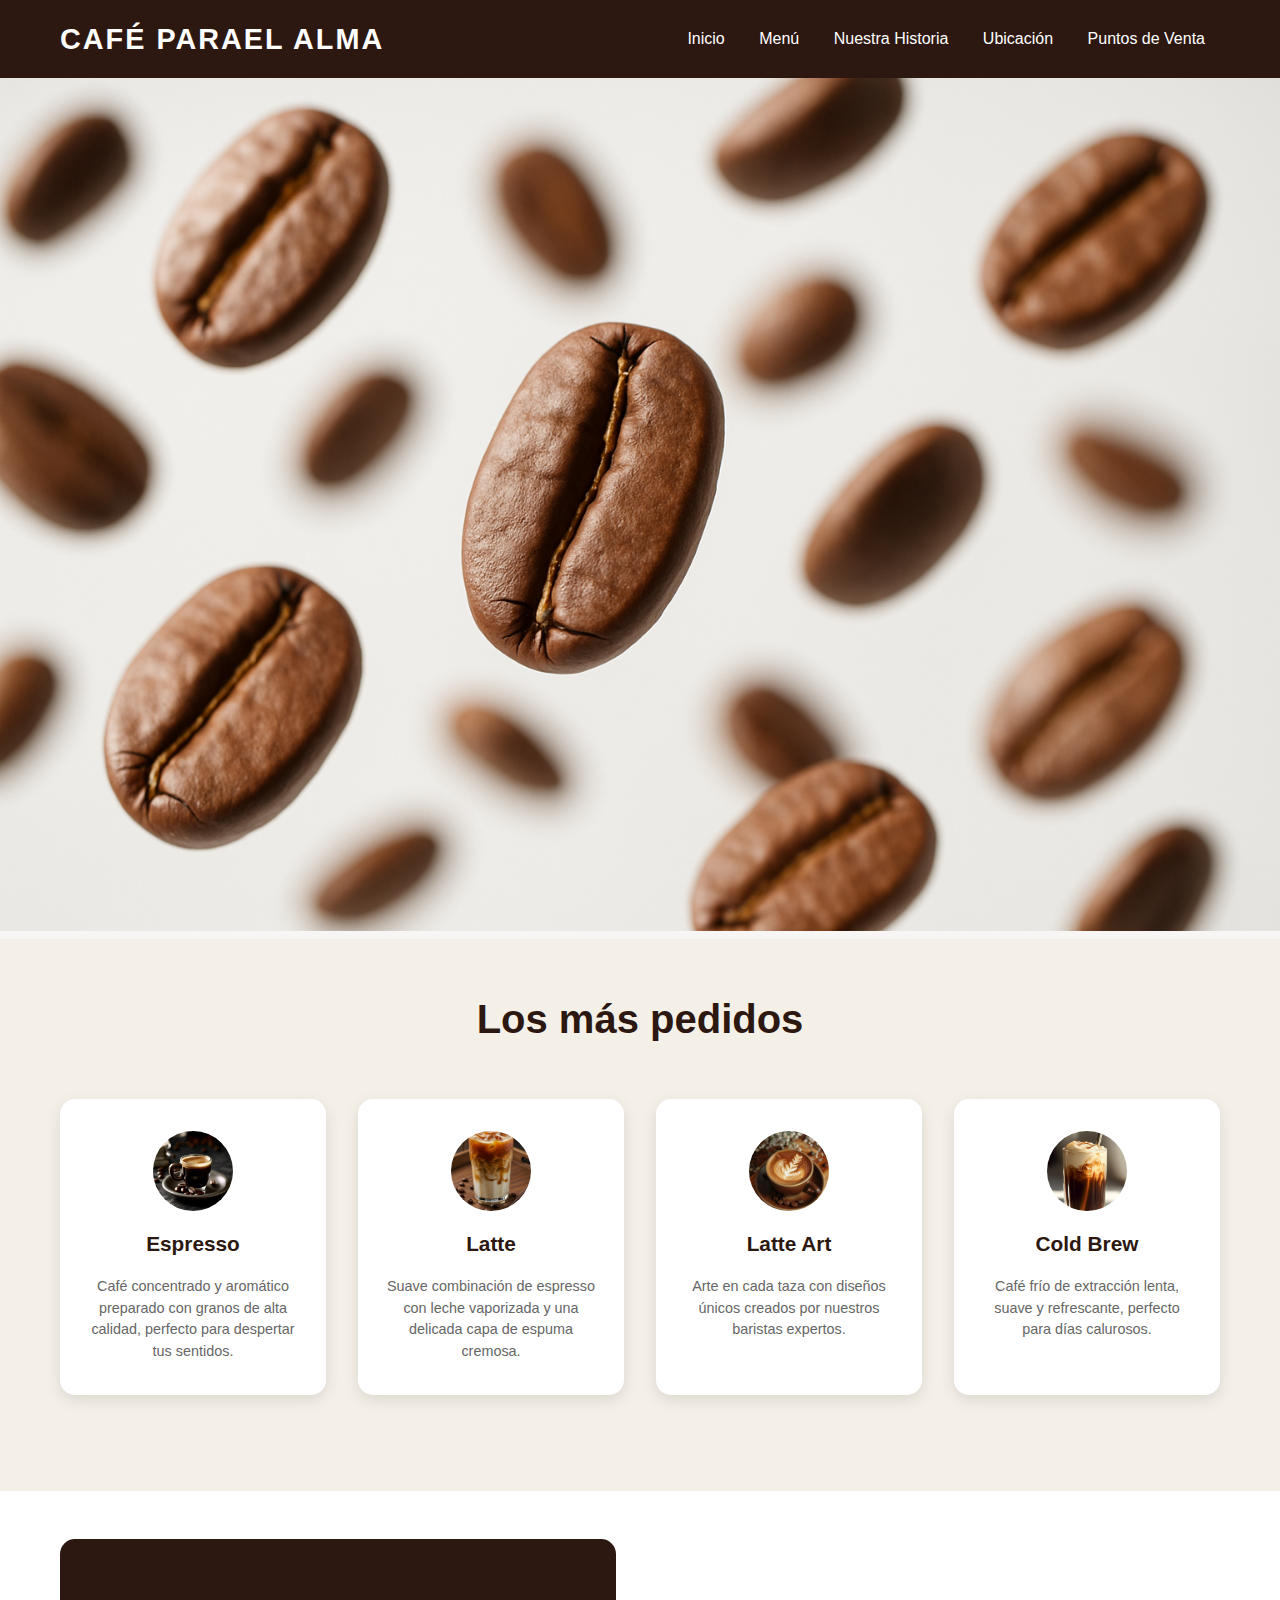
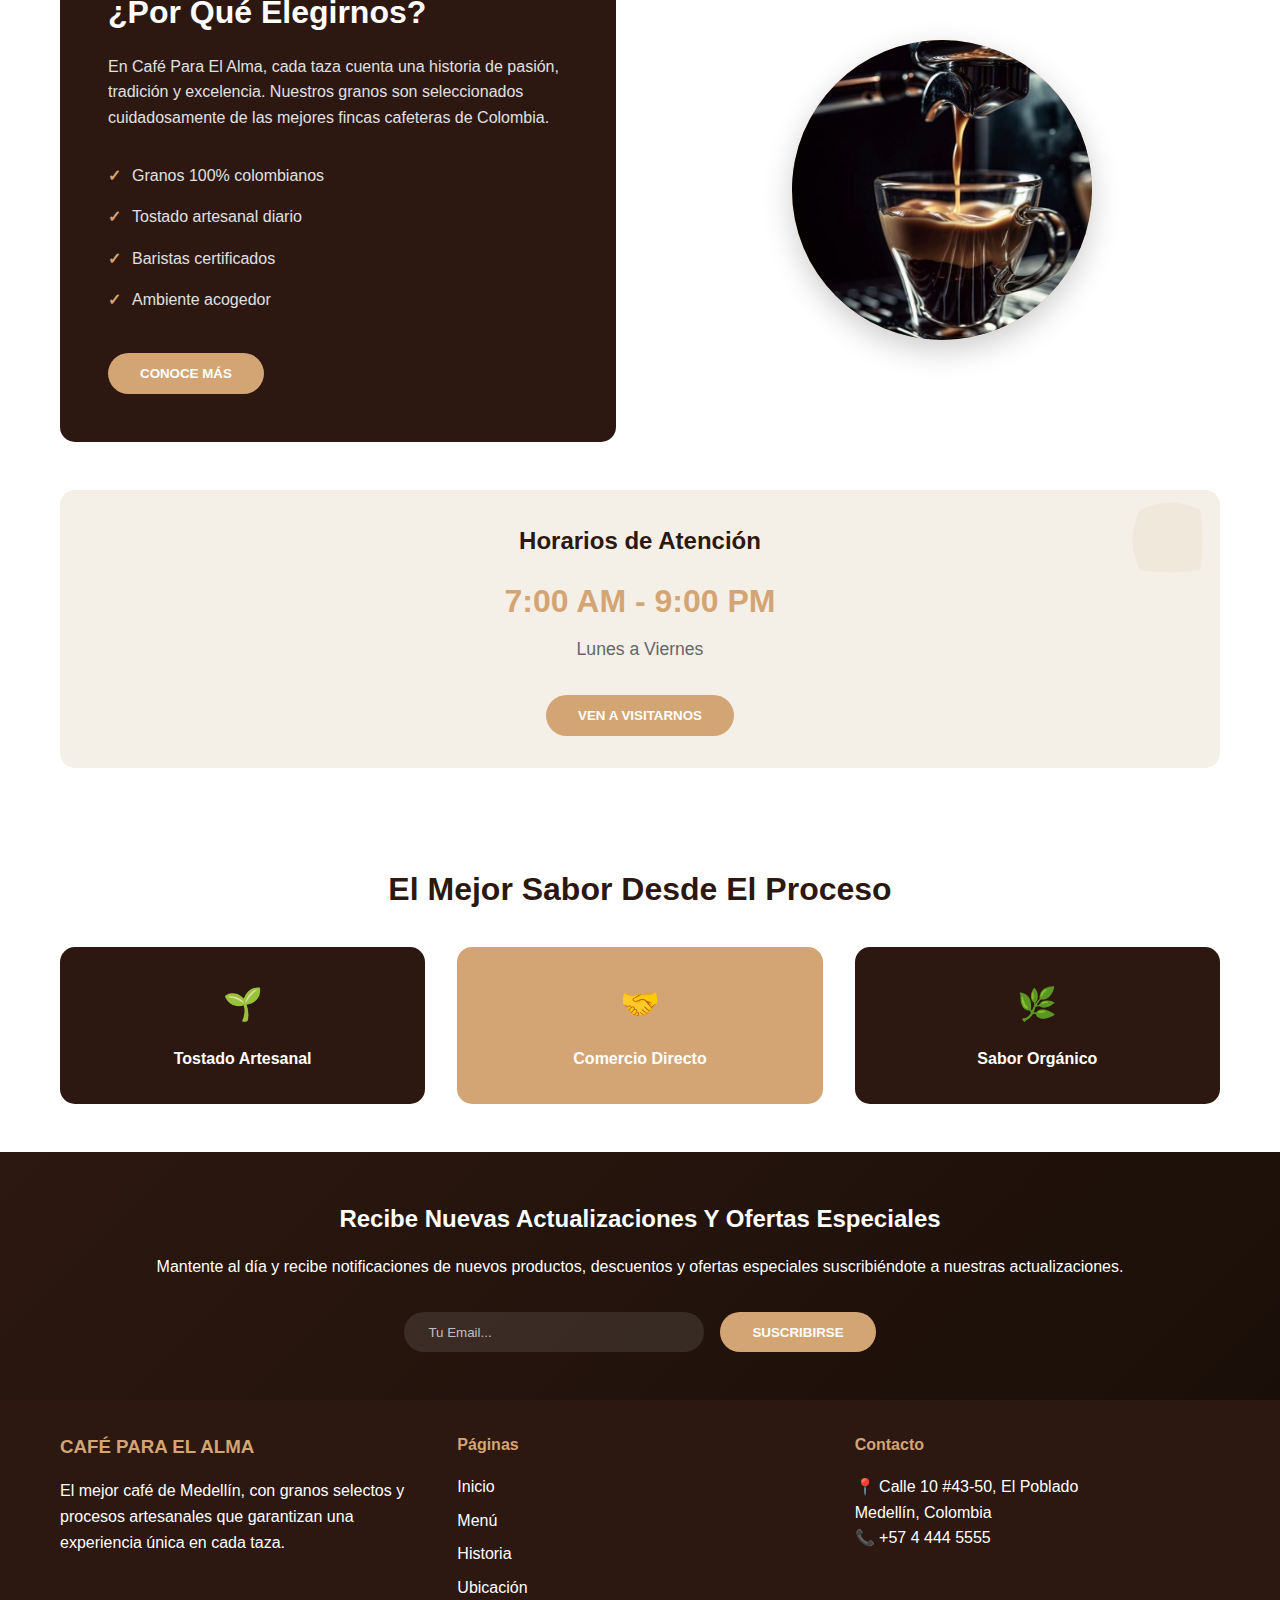
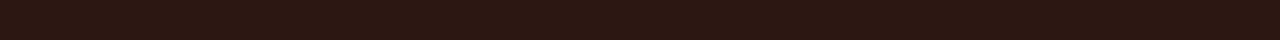
<file: index.html>
<!DOCTYPE html>
<html lang="es">
<head>
    <meta charset="UTF-8">
    <meta name="viewport" content="width=device-width, initial-scale=1.0">
    <title>Café Para El Alma - Medellín</title>
    <link rel="stylesheet" href="style.css">
</head>
<body>
    <header>
        <div class="container">
            <div class="logo">CAFÉ PARAEL ALMA</div>
            <nav>
                <a href="index.html">Inicio</a>
                <a href="menu.html">Menú</a>
                <a href="historia.html">Nuestra Historia</a>
                <a href="ubicacion.html">Ubicación</a>
                <a href="puntos-venta.html">Puntos de Venta</a>
            </nav>
        </div>
    </header>

    <main>
        <section class="hero">
                    <img class="hero-image" src="IMG/portada.png" alt="Coffee"> 
                    
        </section>
        
           
        <section class="features-section">
            <div class="container">
                <h2>Los más pedidos</h2>
                <div class="features-grid">
                    <div class="feature-card">
                        <img src="IMG/espresso.jpg" alt="Espresso" class="feature-image">
                        <h3>Espresso</h3>
                        <p>Café concentrado y aromático preparado con granos de alta calidad, perfecto para despertar tus sentidos.</p>
                    </div>
                    <div class="feature-card">
                        <img src="IMG/latte.jpg" alt="Latte" class="feature-image">
                        <h3>Latte</h3>
                        <p>Suave combinación de espresso con leche vaporizada y una delicada capa de espuma cremosa.</p>
                    </div>
                    <div class="feature-card">
                        <img src="IMG/latteart.jpg" alt="Latte Art" class="feature-image">
                        <h3>Latte Art</h3>
                        <p>Arte en cada taza con diseños únicos creados por nuestros baristas expertos.</p>
                    </div>
                    <div class="feature-card">
                        <img src="IMG/coldbrew.jpg" alt="Cold Brew" class="feature-image">
                        <h3>Cold Brew</h3>
                        <p>Café frío de extracción lenta, suave y refrescante, perfecto para días calurosos.</p>
                    </div>
                </div>
            </div>
        </section>

        <section class="why-choose-us">
            <div class="container">
                <div class="why-content">
                    <div class="why-text">
                        <h2>¿Por Qué Elegirnos?</h2>
                        <p>En Café Para El Alma, cada taza cuenta una historia de pasión, tradición y excelencia. Nuestros granos son seleccionados cuidadosamente de las mejores fincas cafeteras de Colombia.</p>
                        <ul class="benefits-list">
                            <li>Granos 100% colombianos</li>
                            <li>Tostado artesanal diario</li>
                            <li>Baristas certificados</li>
                            <li>Ambiente acogedor</li>
                        </ul>
                        <button class="learn-more-btn">CONOCE MÁS</button>
                    </div>
                    <div class="why-image">
                        <img src="IMG/porquelejirnos.jpg" alt="Café con latte art" class="main-coffee-image">
                    </div>
                </div>
                <div class="opening-hours">
                    <div class="hours-content">
                        <h3>Horarios de Atención</h3>
                        <div class="hours-info">
                            <span class="hours-time">7:00 AM - 9:00 PM</span>
                            <p>Lunes a Viernes</p>
                        </div>
                        <button class="visit-btn">VEN A VISITARNOS</button>
                    </div>
                </div>
            </div>
        </section>

        <section class="process">
            <div class="container">
                <h2>El Mejor Sabor Desde El Proceso</h2>
                <div class="process-steps">
                    <div class="step">
                        <div class="step-icon">🌱</div>
                        <h4>Tostado Artesanal</h4>
                    </div>
                    <div class="step">
                        <div class="step-icon">🤝</div>
                        <h4>Comercio Directo</h4>
                    </div>
                    <div class="step">
                        <div class="step-icon">🌿</div>
                        <h4>Sabor Orgánico</h4>
                    </div>
                </div>
            </div>
        </section>

        <section class="newsletter">
            <div class="container">
                <h2>Recibe Nuevas Actualizaciones Y Ofertas Especiales</h2>
                <p>Mantente al día y recibe notificaciones de nuevos productos, descuentos y ofertas especiales suscribiéndote a nuestras actualizaciones.</p>
                <div class="newsletter-form">
                    <input type="email" placeholder="Tu Email...">
                    <button>SUSCRIBIRSE</button>
                </div>
            </div>
        </section>
    </main>

    <footer>
        <div class="container">
            <div class="footer-content">
                <div class="footer-section">
                    <h3>CAFÉ PARA EL ALMA</h3>
                    <p>El mejor café de Medellín, con granos selectos y procesos artesanales que garantizan una experiencia única en cada taza.</p>
                </div>
                <div class="footer-section">
                    <h4>Páginas</h4>
                    <ul>
                        <li><a href="index.html">Inicio</a></li>
                        <li><a href="menu.html">Menú</a></li>
                        <li><a href="historia.html">Historia</a></li>
                        <li><a href="ubicacion.html">Ubicación</a></li>
                    </ul>
                </div>
                <div class="footer-section">
                    <h4>Contacto</h4>
                    <p>📍 Calle 10 #43-50, El Poblado<br>Medellín, Colombia</p>
                    <p>📞 +57 4 444 5555</p>
                </div>
            </div>
        </div>
    </footer>
</body>
</html>
</file>
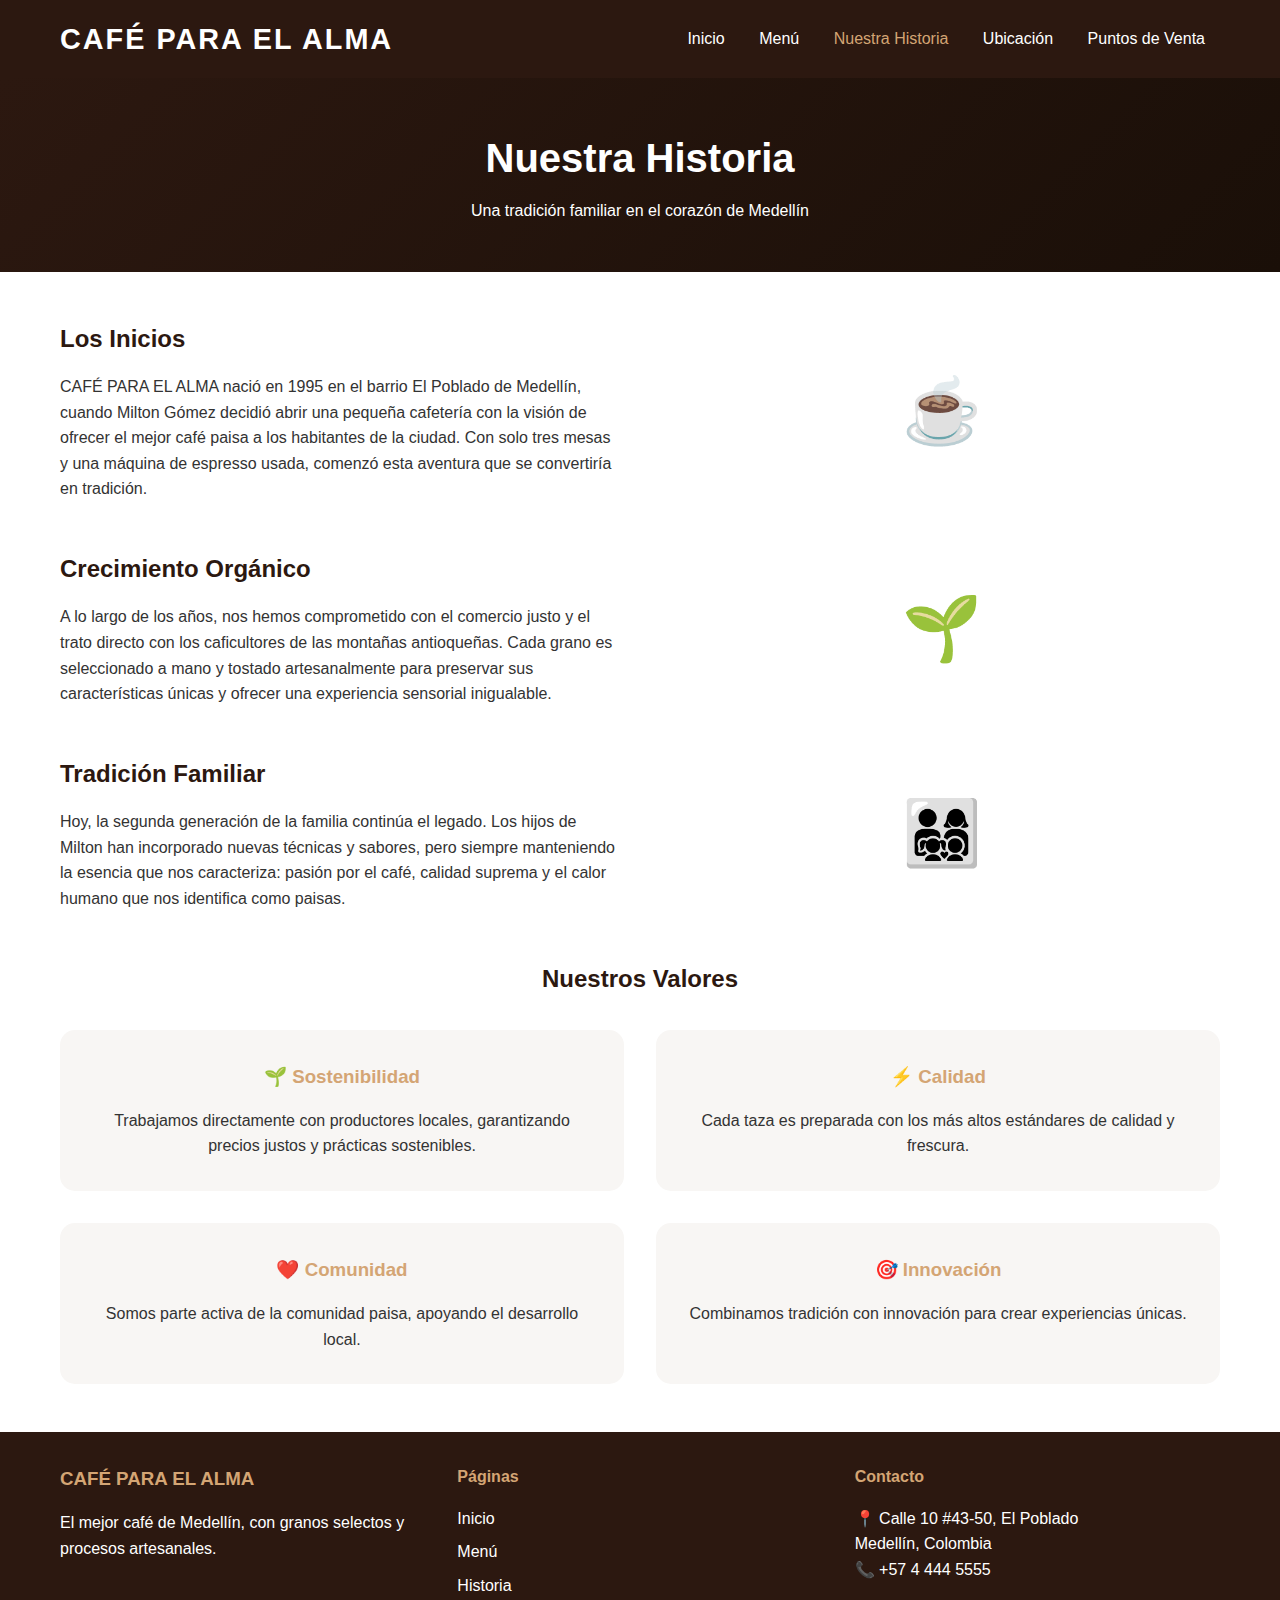
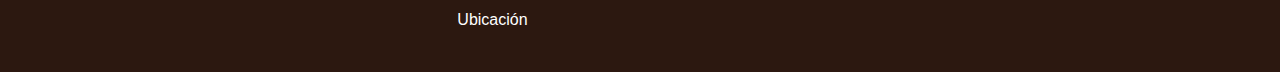
<file: historia.html>
<!DOCTYPE html>
<html lang="es">
<head>
    <meta charset="UTF-8">
    <meta name="viewport" content="width=device-width, initial-scale=1.0">
    <title>Nuestra Historia - CAFÉ PARA EL ALMA</title>
    <link rel="stylesheet" href="style.css">
</head>
<body>
    <header>
        <div class="container">
            <div class="logo">CAFÉ PARA EL ALMA</div>
            <nav>
                <a href="index.html">Inicio</a>
                <a href="menu.html">Menú</a>
                <a href="historia.html" class="active">Nuestra Historia</a>
                <a href="ubicacion.html">Ubicación</a>
                <a href="puntos-venta.html">Puntos de Venta</a>
            </nav>
        </div>
    </header>

    <main>
        <section class="page-header">
            <div class="container">
                <h1>Nuestra Historia</h1>
                <p>Una tradición familiar en el corazón de Medellín</p>
            </div>
        </section>

        <section class="story-content">
            <div class="container">
                <div class="story-section">
                    <div class="story-text">
                        <h2>Los Inicios</h2>
                        <p>CAFÉ PARA EL ALMA nació en 1995 en el barrio El Poblado de Medellín, cuando Milton Gómez decidió abrir una pequeña cafetería con la visión de ofrecer el mejor café paisa a los habitantes de la ciudad. Con solo tres mesas y una máquina de espresso usada, comenzó esta aventura que se convertiría en tradición.</p>
                    </div>
                    <div class="story-image">☕</div>
                </div>

                <div class="story-section reverse">
                    <div class="story-image">🌱</div>
                    <div class="story-text">
                        <h2>Crecimiento Orgánico</h2>
                        <p>A lo largo de los años, nos hemos comprometido con el comercio justo y el trato directo con los caficultores de las montañas antioqueñas. Cada grano es seleccionado a mano y tostado artesanalmente para preservar sus características únicas y ofrecer una experiencia sensorial inigualable.</p>
                    </div>
                </div>

                <div class="story-section">
                    <div class="story-text">
                        <h2>Tradición Familiar</h2>
                        <p>Hoy, la segunda generación de la familia continúa el legado. Los hijos de Milton han incorporado nuevas técnicas y sabores, pero siempre manteniendo la esencia que nos caracteriza: pasión por el café, calidad suprema y el calor humano que nos identifica como paisas.</p>
                    </div>
                    <div class="story-image">👨‍👩‍👧‍👦</div>
                </div>

                <div class="values">
                    <h2>Nuestros Valores</h2>
                    <div class="values-grid">
                        <div class="value-item">
                            <h3>🌱 Sostenibilidad</h3>
                            <p>Trabajamos directamente con productores locales, garantizando precios justos y prácticas sostenibles.</p>
                        </div>
                        <div class="value-item">
                            <h3>⚡ Calidad</h3>
                            <p>Cada taza es preparada con los más altos estándares de calidad y frescura.</p>
                        </div>
                        <div class="value-item">
                            <h3>❤️ Comunidad</h3>
                            <p>Somos parte activa de la comunidad paisa, apoyando el desarrollo local.</p>
                        </div>
                        <div class="value-item">
                            <h3>🎯 Innovación</h3>
                            <p>Combinamos tradición con innovación para crear experiencias únicas.</p>
                        </div>
                    </div>
                </div>
            </div>
        </section>
    </main>

    <footer>
        <div class="container">
            <div class="footer-content">
                <div class="footer-section">
                    <h3>CAFÉ PARA EL ALMA</h3>
                    <p>El mejor café de Medellín, con granos selectos y procesos artesanales.</p>
                </div>
                <div class="footer-section">
                    <h4>Páginas</h4>
                    <ul>
                        <li><a href="index.html">Inicio</a></li>
                        <li><a href="menu.html">Menú</a></li>
                        <li><a href="historia.html">Historia</a></li>
                        <li><a href="ubicacion.html">Ubicación</a></li>
                    </ul>
                </div>
                <div class="footer-section">
                    <h4>Contacto</h4>
                    <p>📍 Calle 10 #43-50, El Poblado<br>Medellín, Colombia</p>
                    <p>📞 +57 4 444 5555</p>
                </div>
            </div>
        </div>
    </footer>
</body>
</html>
</file>
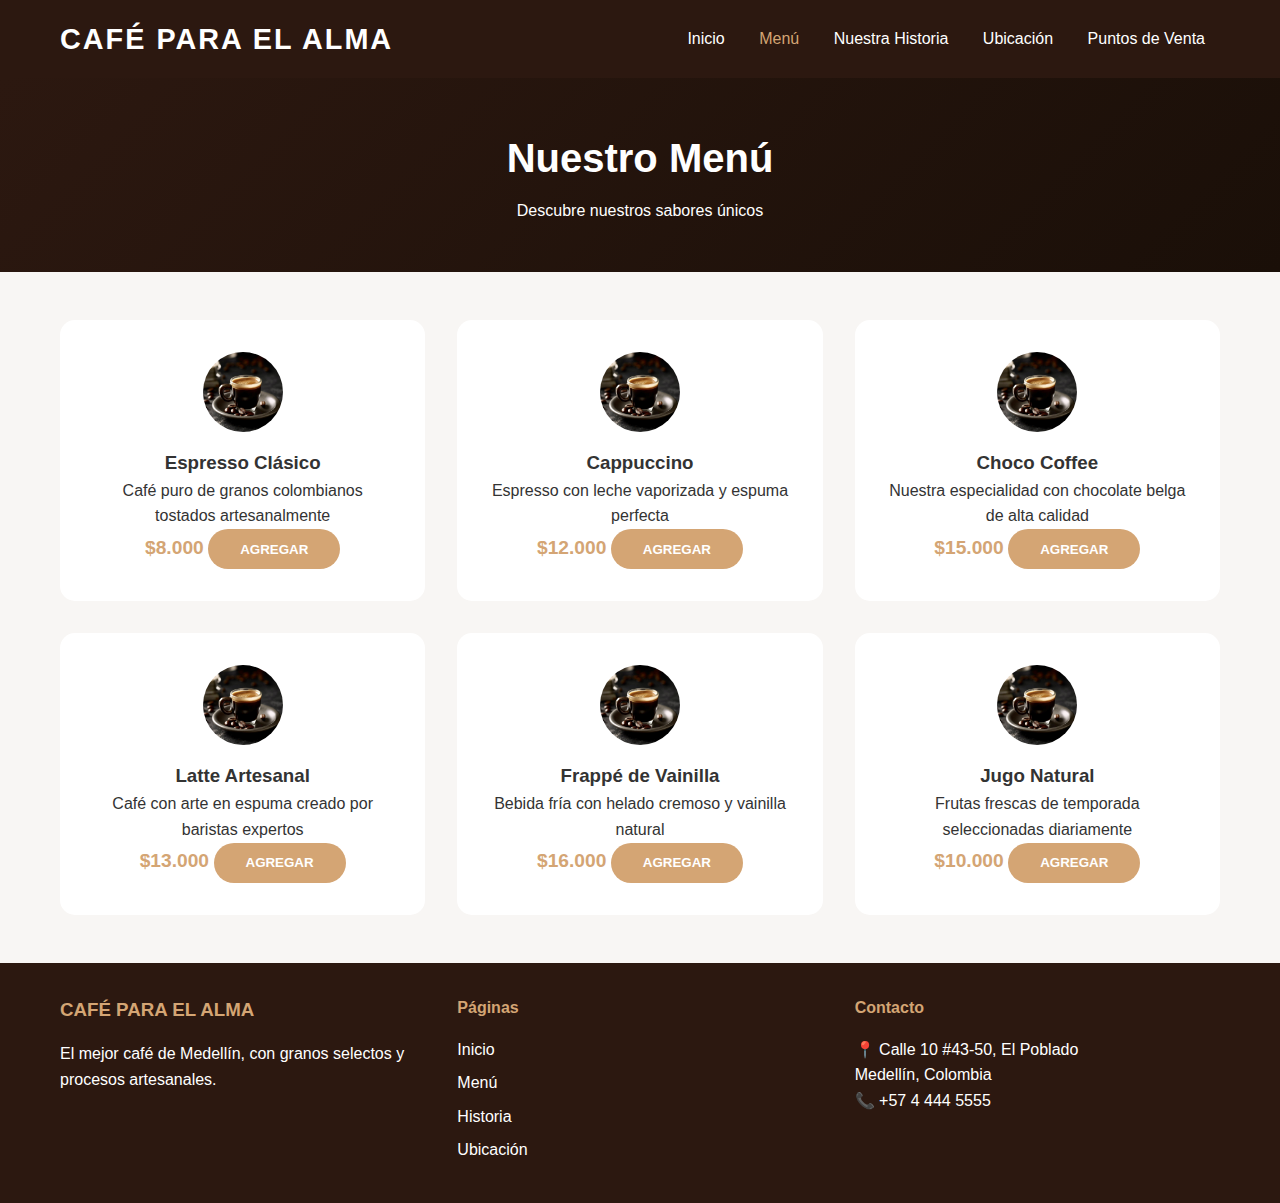
<file: menu.html>
<!DOCTYPE html>
<html lang="es">
<head>
    <meta charset="UTF-8">
    <meta name="viewport" content="width=device-width, initial-scale=1.0">
    <title>Menú - Café Para El Alma</title>
    <link rel="stylesheet" href="style.css">
</head>

<body>
    <header>
        <div class="container">
            <div class="logo">CAFÉ PARA EL ALMA</div>
            <nav>
                <a href="index.html">Inicio</a>
                <a href="menu.html" class="active">Menú</a>
                <a href="historia.html">Nuestra Historia</a>
                <a href="ubicacion.html">Ubicación</a>
                <a href="puntos-venta.html">Puntos de Venta</a>
            </nav>
        </div>
    </header>

    <main>
        <section class="page-header">
            <div class="container">
                <h1>Nuestro Menú</h1>
                <p>Descubre nuestros sabores únicos</p>
            </div>
        </section>

        <section class="menu-items">
            <div class="container">
                <div class="menu-grid">
                    <!-- Primer item: Espresso Clásico -->
                    <article class="menu-item">
                        <div class="item-image">
                            <img src="IMG/espresso.jpg" alt="Espresso clásico servido en taza de cerámica con crema perfecta" class="feature-image">
                        </div>
                        <h3>Espresso Clásico</h3>
                        <p>Café puro de granos colombianos tostados artesanalmente</p>
                        <span class="price">$8.000</span>
                        <button class="add-btn" aria-label="Agregar Espresso Clásico al carrito">AGREGAR</button>
                    </article>

                    <!-- Segundo item: Cappuccino -->
                    <article class="menu-item">
                        <div class="item-image">
                            <img src="IMG/espresso.jpg" alt="Cappuccino italiano con espuma cremosa y cacao espolvoreado" class="feature-image">
                        </div>
                        <h3>Cappuccino</h3>
                        <p>Espresso con leche vaporizada y espuma perfecta</p>
                        <span class="price">$12.000</span>
                        <button class="add-btn" aria-label="Agregar Cappuccino al carrito">AGREGAR</button>
                    </article>

                    <!-- Tercer item: Choco Coffee (destacado) -->
                    <article class="menu-item">
                        <div class="item-image">
                            <img src="IMG/espresso.jpg" alt="Choco Coffee, nuestra especialidad con chocolate belga premium" class="feature-image">
                        </div>
                        <h3>Choco Coffee</h3>
                        <p>Nuestra especialidad con chocolate belga de alta calidad</p>
                        <span class="price">$15.000</span>
                        <button class="add-btn" aria-label="Agregar Choco Coffee al carrito">AGREGAR</button>
                    </article>

                    <!-- Cuarto item: Latte Artesanal -->
                    <article class="menu-item">
                        <div class="item-image">
                            <img src="IMG/espresso.jpg" alt="Latte artesanal con diseño de arte en espuma de leche" class="feature-image">
                        </div>
                        <h3>Latte Artesanal</h3>
                        <p>Café con arte en espuma creado por baristas expertos</p>
                        <span class="price">$13.000</span>
                        <button class="add-btn" aria-label="Agregar Latte Artesanal al carrito">AGREGAR</button>
                    </article>

                    <!-- Quinto item: Frappé de Vainilla -->
                    <article class="menu-item">
                        <div class="item-image">
                            <img src="IMG/espresso.jpg" alt="Frappé de vainilla helado con crema batida y sirope" class="feature-image">
                        </div>
                        <h3>Frappé de Vainilla</h3>
                        <p>Bebida fría con helado cremoso y vainilla natural</p>
                        <span class="price">$16.000</span>
                        <button class="add-btn" aria-label="Agregar Frappé de Vainilla al carrito">AGREGAR</button>
                    </article>

                    <!-- Sexto item: Jugo Natural -->
                    <article class="menu-item">
                        <div class="item-image">
                            <img src="IMG/espresso.jpg" alt="Jugo natural preparado con frutas frescas de la región" class="feature-image">
                        </div>
                        <h3>Jugo Natural</h3>
                        <p>Frutas frescas de temporada seleccionadas diariamente</p>
                        <span class="price">$10.000</span>
                        <button class="add-btn" aria-label="Agregar Jugo Natural al carrito">AGREGAR</button>
                    </article>
                </div>
            </div>
        </section>
    </main>

    <footer>
        <div class="container">
            <div class="footer-content">
                <div class="footer-section">
                    <h3>CAFÉ PARA EL ALMA</h3>
                    <p>El mejor café de Medellín, con granos selectos y procesos artesanales.</p>
                </div>
                <div class="footer-section">
                    <h4>Páginas</h4>
                    <ul>
                        <li><a href="index.html">Inicio</a></li>
                        <li><a href="menu.html">Menú</a></li>
                        <li><a href="historia.html">Historia</a></li>
                        <li><a href="ubicacion.html">Ubicación</a></li>
                    </ul>
                </div>
                <div class="footer-section">
                    <h4>Contacto</h4>
                    <p>📍 Calle 10 #43-50, El Poblado<br>Medellín, Colombia</p>
                    <p>📞 <a href="tel:+5744445555" class="phone-link">+57 4 444 5555</a></p>
                </div>
            </div>
        </div>
    </footer>
</body>
</html>
</file>
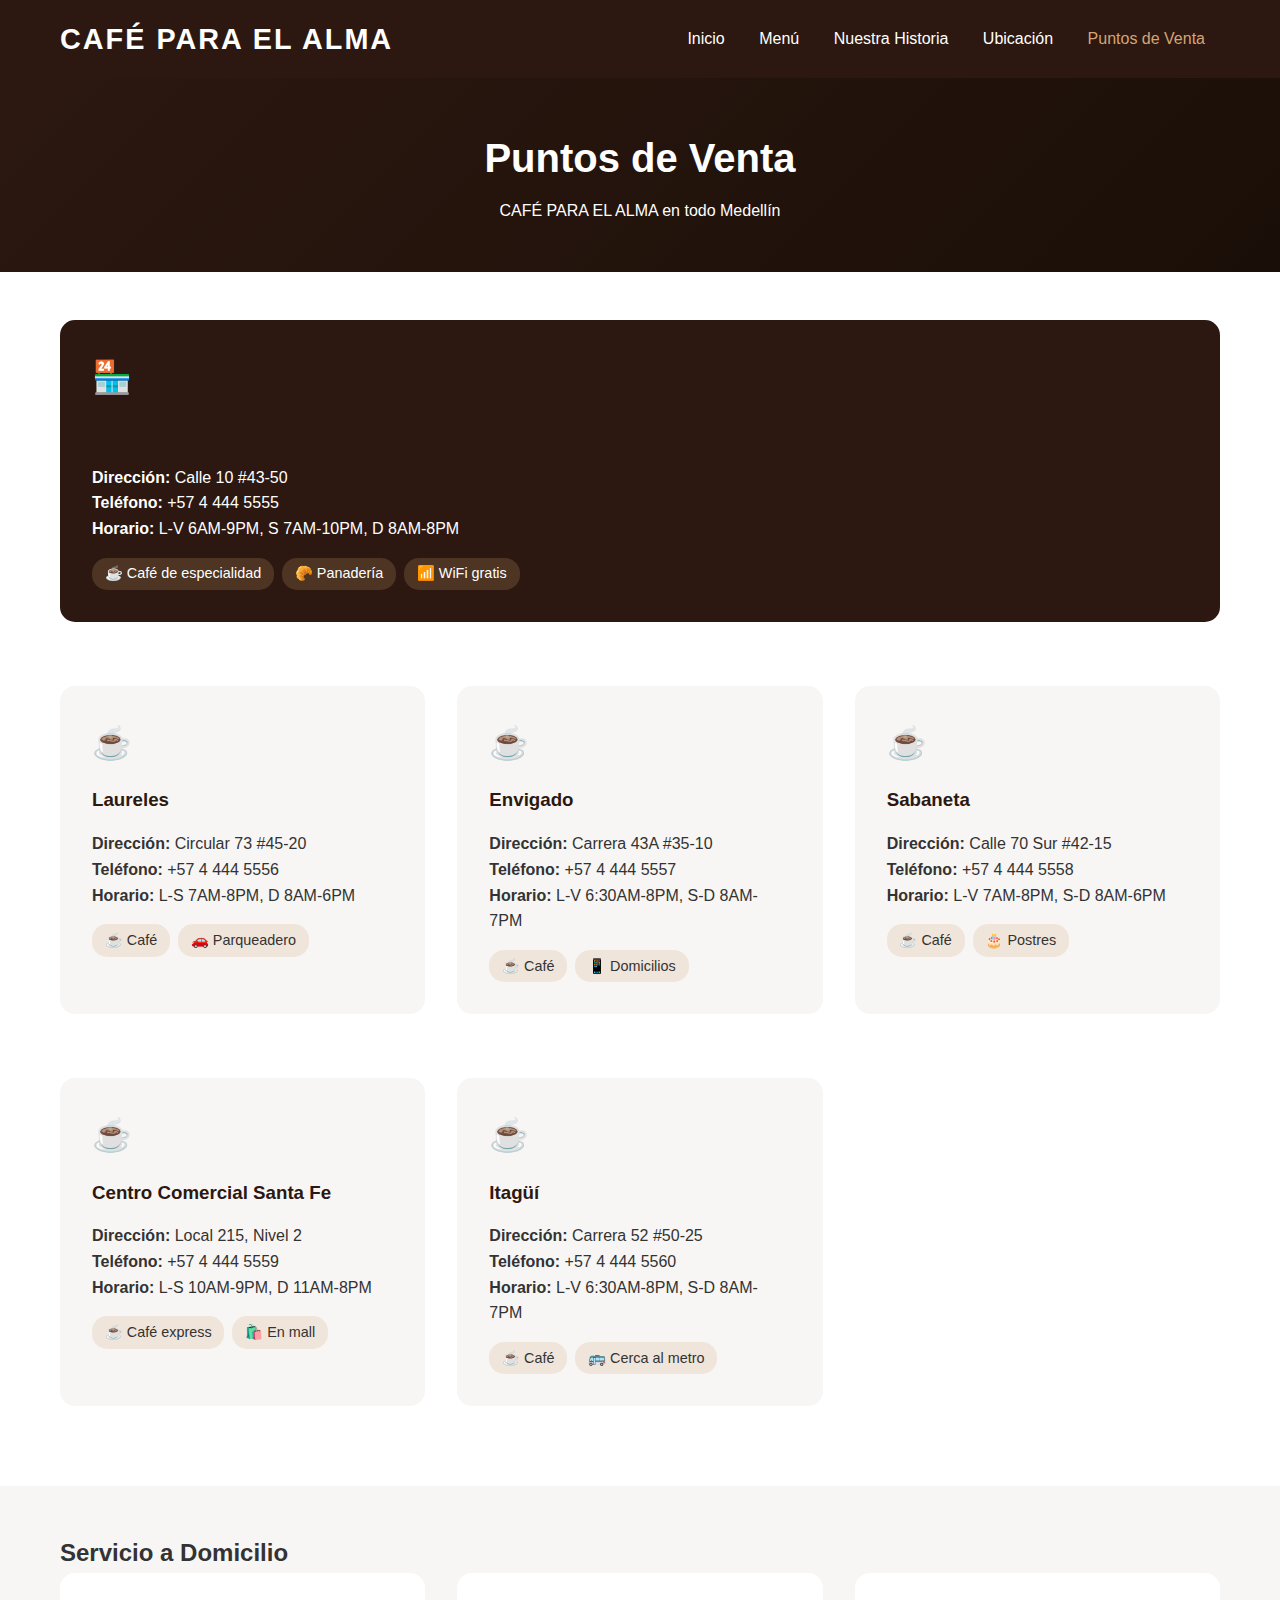
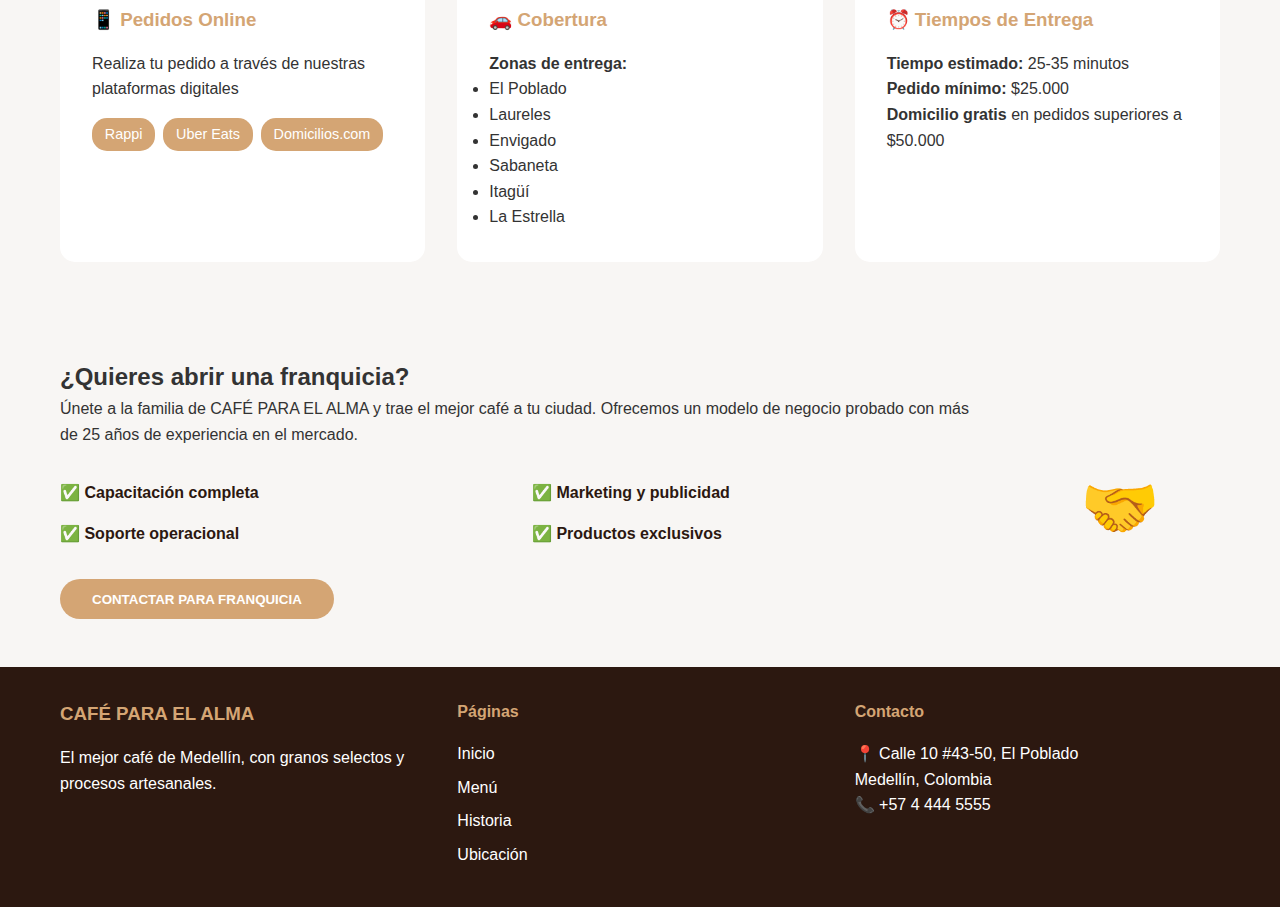
<file: puntos-venta.html>
<!DOCTYPE html>
<html lang="es">
<head>
    <meta charset="UTF-8">
    <meta name="viewport" content="width=device-width, initial-scale=1.0">
    <title>Puntos de Venta CAFÉ PARA EL ALMA</title>
    <link rel="stylesheet" href="style.css">
</head>
<body>
    <header>
        <div class="container">
            <div class="logo">CAFÉ PARA EL ALMA</div>
            <nav>
                <a href="index.html">Inicio</a>
                <a href="menu.html">Menú</a>
                <a href="historia.html">Nuestra Historia</a>
                <a href="ubicacion.html">Ubicación</a>
                <a href="puntos-venta.html" class="active">Puntos de Venta</a>
            </nav>
        </div>
    </header>

    <main>
        <section class="page-header">
            <div class="container">
                <h1>Puntos de Venta</h1>
                <p>CAFÉ PARA EL ALMA en todo Medellín</p>
            </div>
        </section>

        <section class="locations-grid">
            <div class="container">
                <div class="locations">
                    <div class="location-card main">
                        <div class="location-image">🏪</div>
                        <h3>Sede Principal - El Poblado</h3>
                        <p><strong>Dirección:</strong> Calle 10 #43-50</p>
                        <p><strong>Teléfono:</strong> +57 4 444 5555</p>
                        <p><strong>Horario:</strong> L-V 6AM-9PM, S 7AM-10PM, D 8AM-8PM</p>
                        <div class="features">
                            <span class="feature">☕ Café de especialidad</span>
                            <span class="feature">🥐 Panadería</span>
                            <span class="feature">📶 WiFi gratis</span>
                        </div>
                    </div>

                    <div class="location-card">
                        <div class="location-image">☕</div>
                        <h3>Laureles</h3>
                        <p><strong>Dirección:</strong> Circular 73 #45-20</p>
                        <p><strong>Teléfono:</strong> +57 4 444 5556</p>
                        <p><strong>Horario:</strong> L-S 7AM-8PM, D 8AM-6PM</p>
                        <div class="features">
                            <span class="feature">☕ Café</span>
                            <span class="feature">🚗 Parqueadero</span>
                        </div>
                    </div>

                    <div class="location-card">
                        <div class="location-image">☕</div>
                        <h3>Envigado</h3>
                        <p><strong>Dirección:</strong> Carrera 43A #35-10</p>
                        <p><strong>Teléfono:</strong> +57 4 444 5557</p>
                        <p><strong>Horario:</strong> L-V 6:30AM-8PM, S-D 8AM-7PM</p>
                        <div class="features">
                            <span class="feature">☕ Café</span>
                            <span class="feature">📱 Domicilios</span>
                        </div>
                    </div>

                    <div class="location-card">
                        <div class="location-image">☕</div>
                        <h3>Sabaneta</h3>
                        <p><strong>Dirección:</strong> Calle 70 Sur #42-15</p>
                        <p><strong>Teléfono:</strong> +57 4 444 5558</p>
                        <p><strong>Horario:</strong> L-V 7AM-8PM, S-D 8AM-6PM</p>
                        <div class="features">
                            <span class="feature">☕ Café</span>
                            <span class="feature">🎂 Postres</span>
                        </div>
                    </div>

                    <div class="location-card">
                        <div class="location-image">☕</div>
                        <h3>Centro Comercial Santa Fe</h3>
                        <p><strong>Dirección:</strong> Local 215, Nivel 2</p>
                        <p><strong>Teléfono:</strong> +57 4 444 5559</p>
                        <p><strong>Horario:</strong> L-S 10AM-9PM, D 11AM-8PM</p>
                        <div class="features">
                            <span class="feature">☕ Café express</span>
                            <span class="feature">🛍️ En mall</span>
                        </div>
                    </div>

                    <div class="location-card">
                        <div class="location-image">☕</div>
                        <h3>Itagüí</h3>
                        <p><strong>Dirección:</strong> Carrera 52 #50-25</p>
                        <p><strong>Teléfono:</strong> +57 4 444 5560</p>
                        <p><strong>Horario:</strong> L-V 6:30AM-8PM, S-D 8AM-7PM</p>
                        <div class="features">
                            <span class="feature">☕ Café</span>
                            <span class="feature">🚌 Cerca al metro</span>
                        </div>
                    </div>
                </div>
            </div>
        </section>

        <section class="delivery-section">
            <div class="container">
                <h2>Servicio a Domicilio</h2>
                <div class="delivery-info">
                    <div class="delivery-card">
                        <h3>📱 Pedidos Online</h3>
                        <p>Realiza tu pedido a través de nuestras plataformas digitales</p>
                        <div class="delivery-apps">
                            <span class="app">Rappi</span>
                            <span class="app">Uber Eats</span>
                            <span class="app">Domicilios.com</span>
                        </div>
                    </div>
                    <div class="delivery-card">
                        <h3>🚗 Cobertura</h3>
                        <p><strong>Zonas de entrega:</strong></p>
                        <ul>
                            <li>El Poblado</li>
                            <li>Laureles</li>
                            <li>Envigado</li>
                            <li>Sabaneta</li>
                            <li>Itagüí</li>
                            <li>La Estrella</li>
                        </ul>
                    </div>
                    <div class="delivery-card">
                        <h3>⏰ Tiempos de Entrega</h3>
                        <p><strong>Tiempo estimado:</strong> 25-35 minutos</p>
                        <p><strong>Pedido mínimo:</strong> $25.000</p>
                        <p><strong>Domicilio gratis</strong> en pedidos superiores a $50.000</p>
                    </div>
                </div>
            </div>
        </section>

        <section class="franchise-section">
            <div class="container">
                <h2>¿Quieres abrir una franquicia?</h2>
                <div class="franchise-content">
                    <div class="franchise-text">
                        <p>Únete a la familia de CAFÉ PARA EL ALMA y trae el mejor café a tu ciudad. Ofrecemos un modelo de negocio probado con más de 25 años de experiencia en el mercado.</p>
                        <div class="franchise-benefits">
                            <div class="benefit">✅ Capacitación completa</div>
                            <div class="benefit">✅ Marketing y publicidad</div>
                            <div class="benefit">✅ Soporte operacional</div>
                            <div class="benefit">✅ Productos exclusivos</div>
                        </div>
                        <button class="contact-btn">CONTACTAR PARA FRANQUICIA</button>
                    </div>
                    <div class="franchise-image">🤝</div>
                </div>
            </div>
        </section>
    </main>

    <footer>
        <div class="container">
            <div class="footer-content">
                <div class="footer-section">
                    <h3>CAFÉ PARA EL ALMA</h3>
                    <p>El mejor café de Medellín, con granos selectos y procesos artesanales.</p>
                </div>
                <div class="footer-section">
                    <h4>Páginas</h4>
                    <ul>
                        <li><a href="index.html">Inicio</a></li>
                        <li><a href="menu.html">Menú</a></li>
                        <li><a href="historia.html">Historia</a></li>
                        <li><a href="ubicacion.html">Ubicación</a></li>
                    </ul>
                </div>
                <div class="footer-section">
                    <h4>Contacto</h4>
                    <p>📍 Calle 10 #43-50, El Poblado<br>Medellín, Colombia</p>
                    <p>📞 +57 4 444 5555</p>
                </div>
            </div>
        </div>
    </footer>
</body>
</html>
</file>
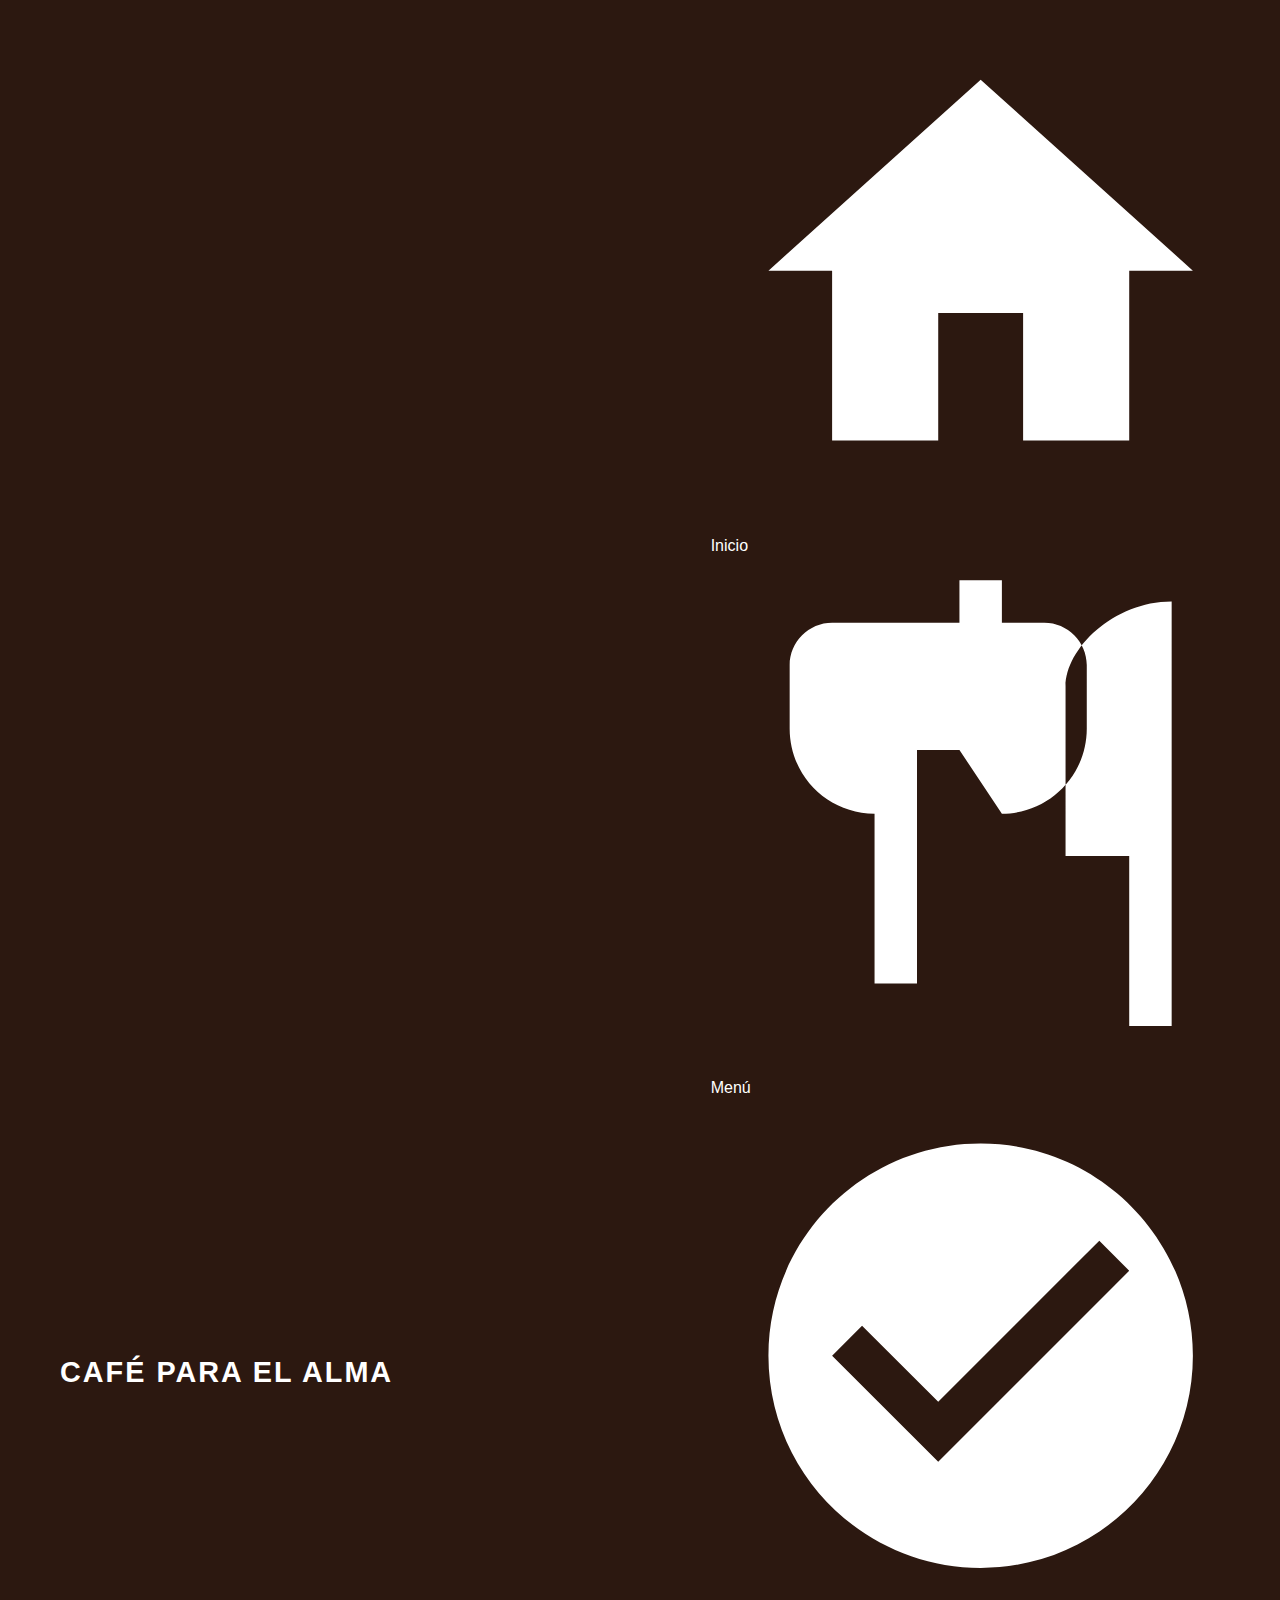
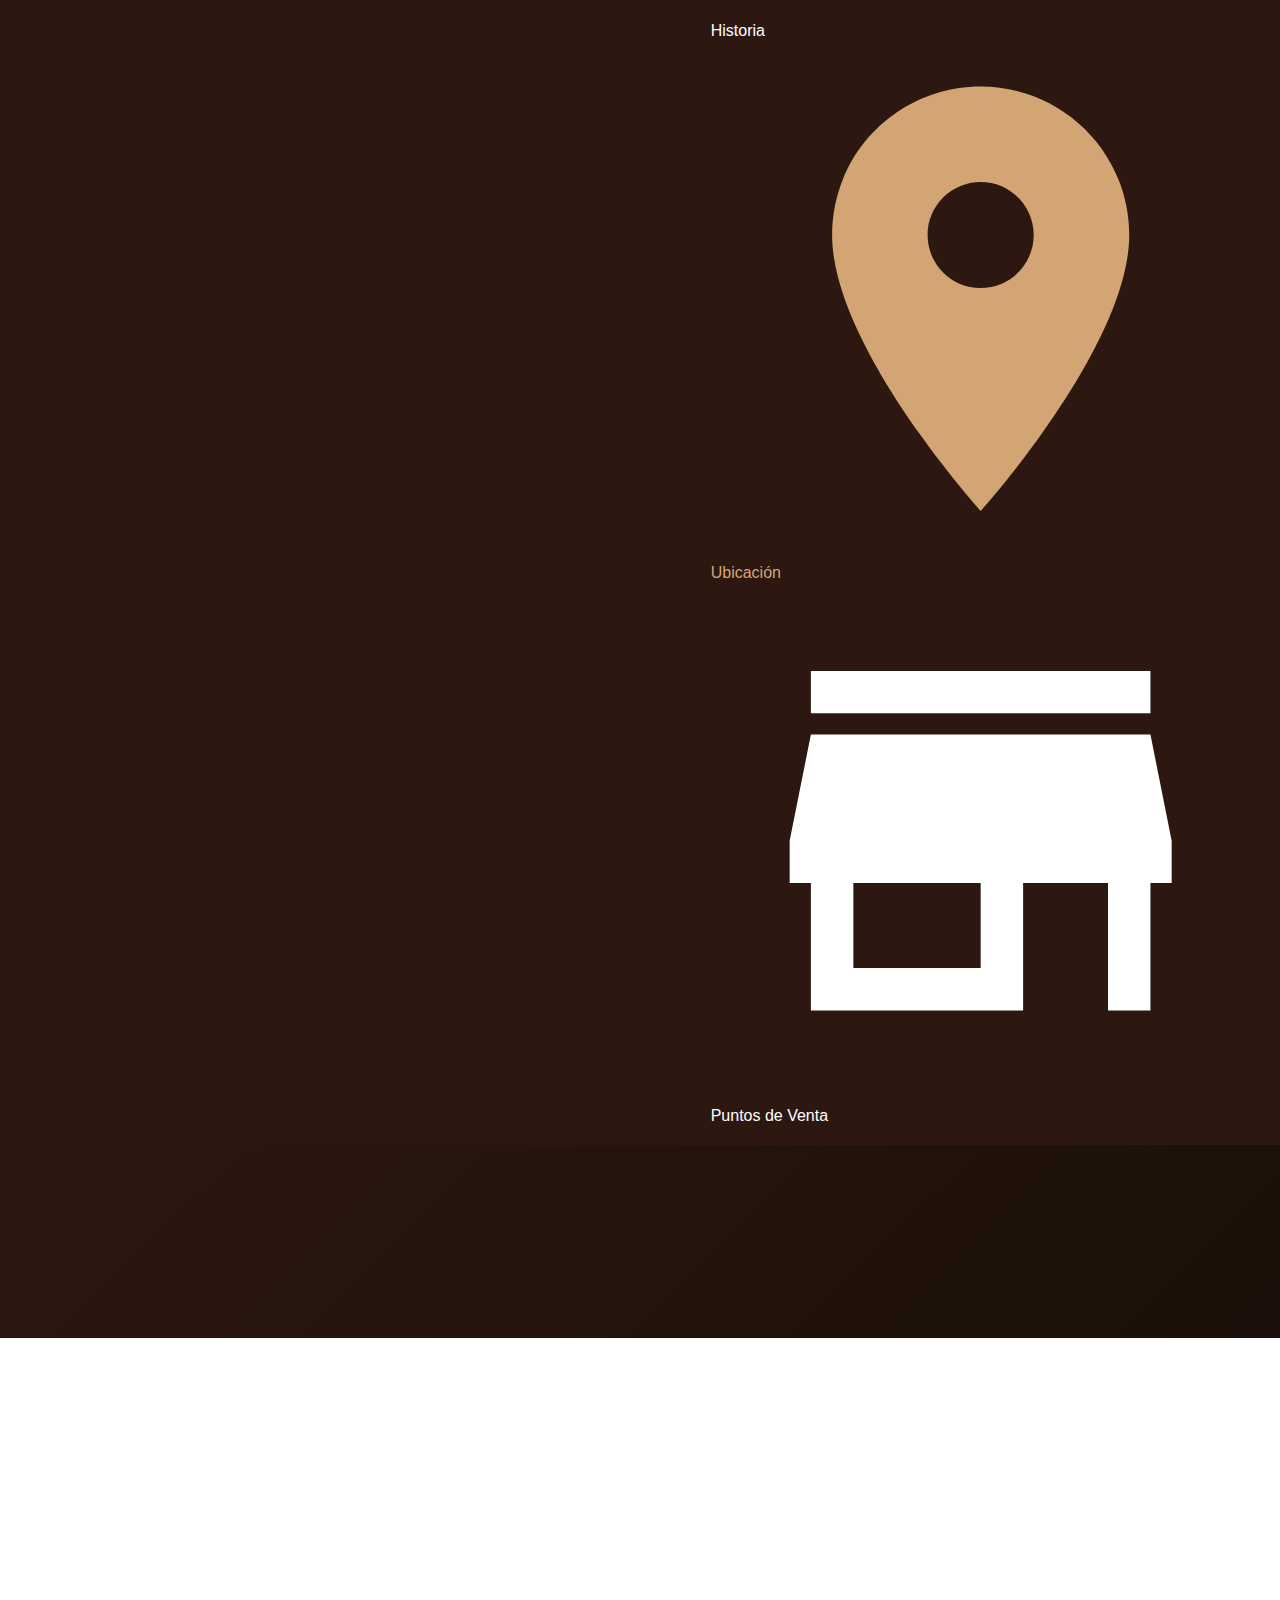
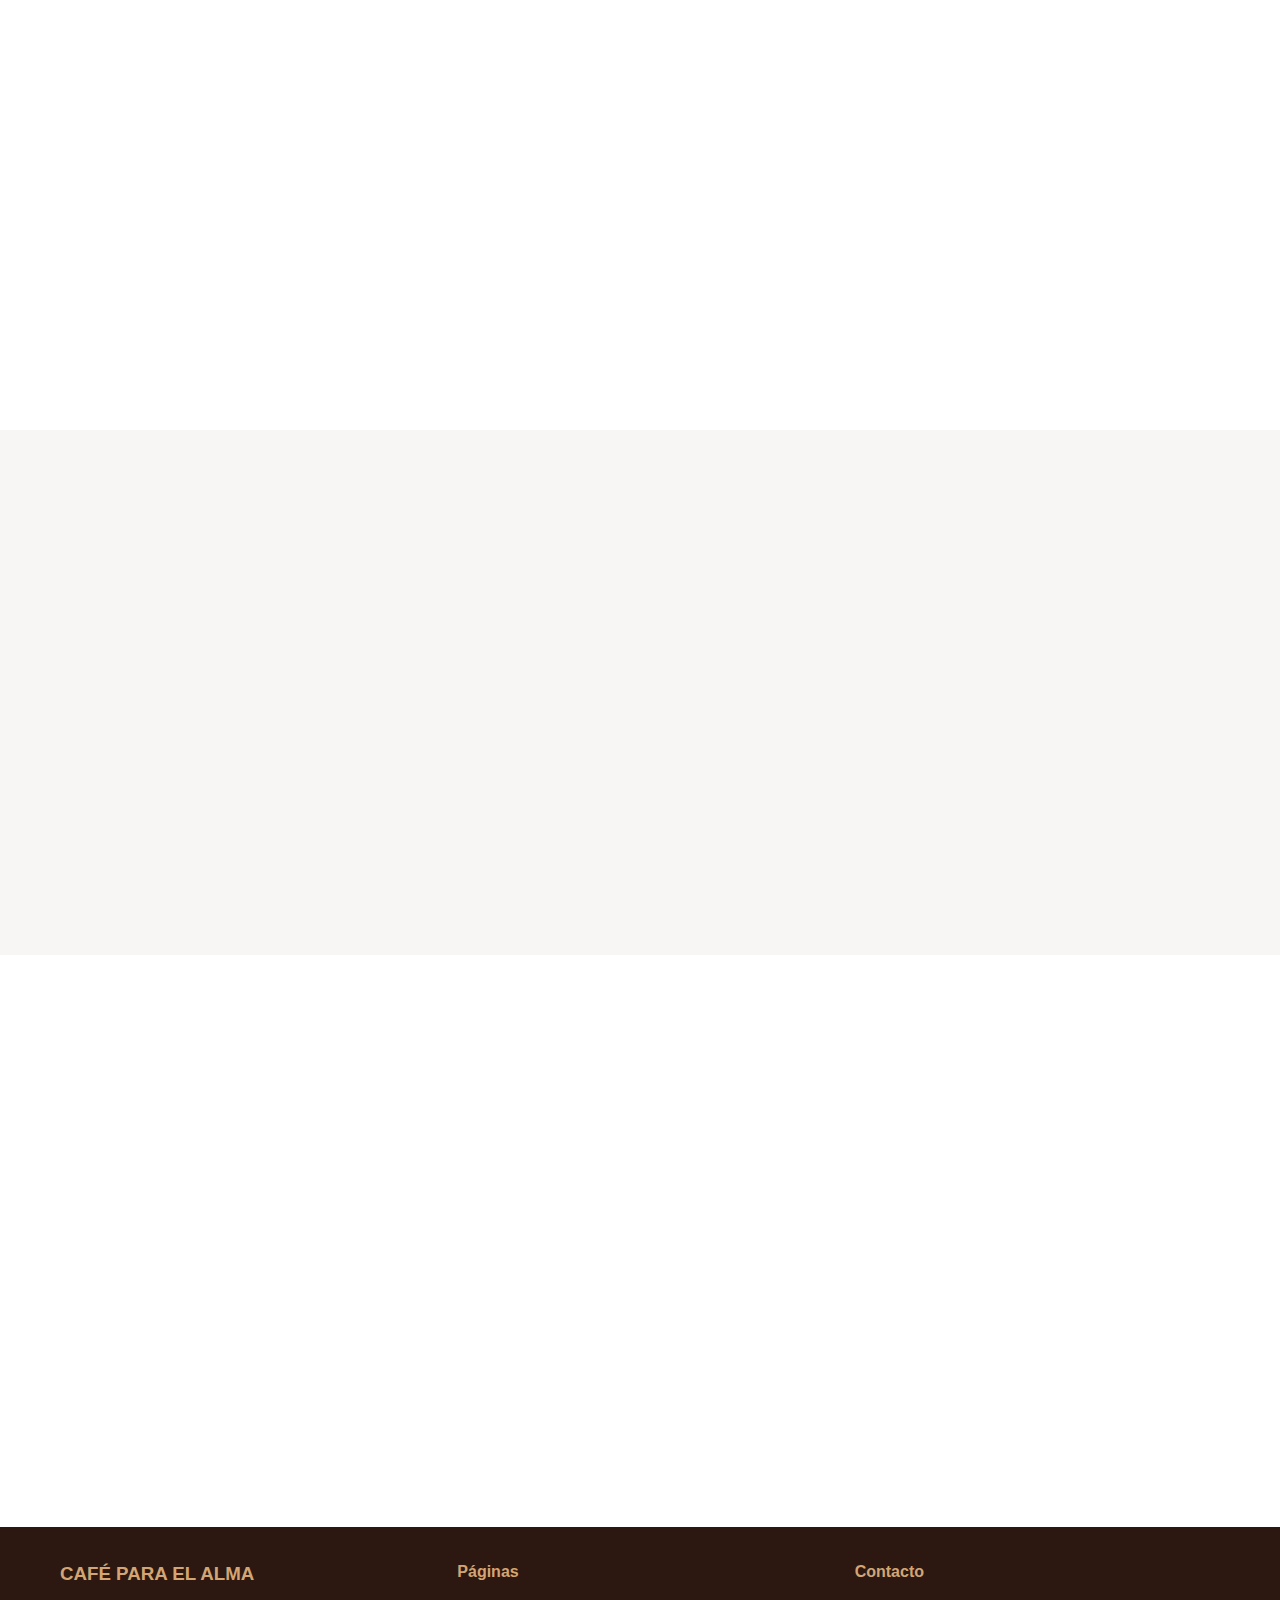
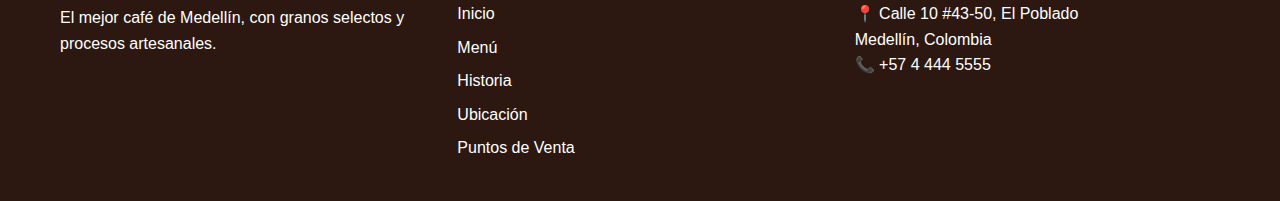
<file: ubicacion.html>
<!DOCTYPE html>
<html lang="es">
<head>
    <meta charset="UTF-8">
    <meta name="viewport" content="width=device-width, initial-scale=1.0">
    
    <!-- SEO Meta Tags -->
    <title>Ubicación - Café Para El Alma | Calle 10 #43-50, El Poblado, Medellín</title>
    <meta name="description" content="Visítanos en Calle 10 #43-50, El Poblado, Medellín. Horarios: L-V 6AM-9PM. Cerca del Metro Poblado. Mapa, direcciones y contacto.">
    <meta name="keywords" content="café el poblado, ubicación café medellín, calle 10 el poblado, dirección café para el alma, cómo llegar">
    <meta name="author" content="Café Para El Alma">
    <meta name="robots" content="index, follow">
    
    <!-- Open Graph -->
    <meta property="og:type" content="place">
    <meta property="og:url" content="https://cafeparaelalma.com/ubicacion.html">
    <meta property="og:title" content="Ubicación - Café Para El Alma">
    <meta property="og:description" content="Encuéntranos en el corazón de Medellín">
    
    <!-- Canonical URL -->
    <link rel="canonical" href="https://cafeparaelalma.com/ubicacion.html">
    
    <!-- Structured Data -->
    <script type="application/ld+json">
    {
      "@context": "https://schema.org",
      "@type": "LocalBusiness",
      "name": "Café Para El Alma",
      "image": "https://cafeparaelalma.com/IMG/portada.png",
      "address": {
        "@type": "PostalAddress",
        "streetAddress": "Calle 10 #43-50",
        "addressLocality": "El Poblado, Medellín",
        "addressRegion": "Antioquia",
        "postalCode": "050021",
        "addressCountry": "CO"
      },
      "geo": {
        "@type": "GeoCoordinates",
        "latitude": 6.2092,
        "longitude": -75.5689
      },
      "url": "https://cafeparaelalma.com",
      "telephone": "+5744445555",
      "openingHoursSpecification": [
        {
          "@type": "OpeningHoursSpecification",
          "dayOfWeek": ["Monday", "Tuesday", "Wednesday", "Thursday", "Friday"],
          "opens": "06:00",
          "closes": "21:00"
        },
        {
          "@type": "OpeningHoursSpecification",
          "dayOfWeek": "Saturday",
          "opens": "07:00",
          "closes": "22:00"
        },
        {
          "@type": "OpeningHoursSpecification",
          "dayOfWeek": "Sunday",
          "opens": "08:00",
          "closes": "20:00"
        }
      ]
    }
    </script>
    
    <!-- Preconnect -->
    <link rel="preconnect" href="https://fonts.googleapis.com">
    <link rel="preconnect" href="https://fonts.gstatic.com" crossorigin>
    
    <!-- Fonts -->
    <link href="https://fonts.googleapis.com/css2?family=Inter:wght@300;400;500;600;700;800&display=swap" rel="stylesheet">
    
    <!-- AOS Library -->
    <link href="https://unpkg.com/aos@2.3.1/dist/aos.css" rel="stylesheet">
    
    <!-- CSS -->
    <link rel="stylesheet" href="style.css">
</head>
<body>
    <!-- Parallax Background -->
    <div class="parallax-bg"></div>

    <!-- Header -->
    <header id="header">
        <div class="container">
            <div class="logo">CAFÉ PARA EL ALMA</div>
            <nav>
                <a href="index.html">
                    <svg fill="currentColor" viewBox="0 0 24 24" xmlns="http://www.w3.org/2000/svg">
                        <path d="M10 20v-6h4v6h5v-8h3L12 3 2 12h3v8z"/>
                    </svg>
                    Inicio
                </a>
                <a href="menu.html">
                    <svg fill="currentColor" viewBox="0 0 24 24" xmlns="http://www.w3.org/2000/svg">
                        <path d="M16 6v8h3v8h2V2c-2.76 0-5 2.24-5 4zm-5 3H9v11H7v-8c-2.21 0-4-1.79-4-4V5c0-1.1.9-2 2-2h6V1h2v2h2c1.1 0 2 .9 2 2v3c0 2.21-1.79 4-4 4z"/>
                    </svg>
                    Menú
                </a>
                <a href="historia.html">
                    <svg fill="currentColor" viewBox="0 0 24 24" xmlns="http://www.w3.org/2000/svg">
                        <path d="M12 2C6.48 2 2 6.48 2 12s4.48 10 10 10 10-4.48 10-10S17.52 2 12 2zm-2 15l-5-5 1.41-1.41L10 14.17l7.59-7.59L19 8l-9 9z"/>
                    </svg>
                    Historia
                </a>
                <a href="ubicacion.html" class="active">
                    <svg fill="currentColor" viewBox="0 0 24 24" xmlns="http://www.w3.org/2000/svg">
                        <path d="M12 2C8.13 2 5 5.13 5 9c0 5.25 7 13 7 13s7-7.75 7-13c0-3.87-3.13-7-7-7zm0 9.5c-1.38 0-2.5-1.12-2.5-2.5s1.12-2.5 2.5-2.5 2.5 1.12 2.5 2.5-1.12 2.5-2.5 2.5z"/>
                    </svg>
                    Ubicación
                </a>
                <a href="puntos-venta.html">
                    <svg fill="currentColor" viewBox="0 0 24 24" xmlns="http://www.w3.org/2000/svg">
                        <path d="M20 4H4v2h16V4zm1 10v-2l-1-5H4l-1 5v2h1v6h10v-6h4v6h2v-6h1zm-9 4H6v-4h6v4z"/>
                    </svg>
                    Puntos de Venta
                </a>
            </nav>
        </div>
    </header>

    <main>
        <!-- Page Header -->
        <section class="page-header">
            <div class="container">
                <h1 data-aos="fade-up">Nuestra Ubicación</h1>
                <p data-aos="fade-up" data-aos-delay="100">Encuéntranos en el corazón de Medellín</p>
            </div>
        </section>

        <!-- Location Info -->
        <section class="location-info">
            <div class="container">
                <div class="location-details">
                    <article class="location-card" data-aos="fade-up">
                        <h2>📍 Dirección Principal</h2>
                        <p><strong>Calle 10 #43-50, El Poblado</strong><br>
                        Medellín, Antioquia<br>
                        Colombia</p>
                        
                        <h3>📞 Contacto</h3>
                        <p><strong>Teléfono:</strong> <a href="tel:+5744445555" class="phone-link">+57 4 444 5555</a><br>
                        <strong>WhatsApp:</strong> <a href="https://wa.me/573001234567" class="phone-link" target="_blank" rel="noopener">+57 300 123 4567</a><br>
                        <strong>Email:</strong> <a href="mailto:info@cafe-para-el-alma.com" class="phone-link">info@cafe-para-el-alma.com</a></p>
                        
                        <h3>🕐 Horarios</h3>
                        <p><strong>Lunes a Viernes:</strong> 6:00 AM - 9:00 PM<br>
                        <strong>Sábados:</strong> 7:00 AM - 10:00 PM<br>
                        <strong>Domingos:</strong> 8:00 AM - 8:00 PM</p>
                        
                        <h3>🚌 Transporte Público</h3>
                        <p><strong>Metro:</strong> Estación Poblado (Línea A)<br>
                        <strong>Buses:</strong> Rutas 101, 102, 103<br>
                        <strong>Uber/Taxi:</strong> Disponible 24/7</p>
                    </article>
                </div>
            </div>
        </section>

        <!-- Map Section -->
        <section class="map-section">
            <div class="container">
                <h2 data-aos="fade-up">Encuentra nuestro local</h2>
                <div class="map-container" data-aos="zoom-in">
                    <iframe 
                        src="https://www.google.com/maps/embed?pb=!1m18!1m12!1m3!1d3966.2135!2d-75.5689!3d6.2092!2m3!1f0!2f0!3f0!3m2!1i1024!2i768!4f13.1!3m3!1m2!1s0x8e4428591b92e935%3A0x4a1b7e7e7e7e7e7e!2sEl%20Poblado%2C%20Medell%C3%ADn%2C%20Antioquia%2C%20Colombia!5e0!3m2!1sen!2sco!4v1625097600000!5m2!1sen!2sco"
                        width="100%" 
                        height="400" 
                        style="border:0;" 
                        allowfullscreen="" 
                        loading="lazy" 
                        referrerpolicy="no-referrer-when-downgrade"
                        title="Mapa de ubicación de Café Para El Alma en El Poblado, Medellín">
                    </iframe>
                </div>
            </div>
        </section>

        <!-- Directions -->
        <section class="directions">
            <div class="container">
                <h2 data-aos="fade-up">¿Cómo llegar?</h2>
                <div class="directions-grid">
                    <article class="direction-item" data-aos="fade-up" data-aos-delay="100">
                        <h3>🚗 En Vehículo</h3>
                        <p>Desde el centro de Medellín, toma la Avenida El Poblado hacia el sur. Nuestro local está a 2 cuadras de la estación del Metro Poblado. Parqueadero disponible.</p>
                    </article>
                    <article class="direction-item" data-aos="fade-up" data-aos-delay="200">
                        <h3>🚇 En Metro</h3>
                        <p>Toma la Línea A hasta la estación Poblado. Sal por la salida principal y camina 3 minutos por la Calle 10 hacia el oriente.</p>
                    </article>
                    <article class="direction-item" data-aos="fade-up" data-aos-delay="300">
                        <h3>🚌 En Bus</h3>
                        <p>Las rutas 101, 102 y 103 tienen parada cerca de nuestro local. Baja en la parada "Poblado Centro" y camina 1 minuto.</p>
                    </article>
                    <article class="direction-item" data-aos="fade-up" data-aos-delay="400">
                        <h3>🚶 A Pie</h3>
                        <p>Si estás en la zona rosa del Poblado, somos fáciles de encontrar. Estamos cerca del Parque El Poblado y los principales centros comerciales.</p>
                    </article>
                </div>
            </div>
        </section>
    </main>

    <!-- Footer -->
    <footer>
        <div class="container">
            <div class="footer-content">
                <div class="footer-section">
                    <h3>CAFÉ PARA EL ALMA</h3>
                    <p>El mejor café de Medellín, con granos selectos y procesos artesanales.</p>
                </div>
                <div class="footer-section">
                    <h4>Páginas</h4>
                    <ul>
                        <li><a href="index.html">Inicio</a></li>
                        <li><a href="menu.html">Menú</a></li>
                        <li><a href="historia.html">Historia</a></li>
                        <li><a href="ubicacion.html">Ubicación</a></li>
                        <li><a href="puntos-venta.html">Puntos de Venta</a></li>
                    </ul>
                </div>
                <div class="footer-section">
                    <h4>Contacto</h4>
                    <p>📍 Calle 10 #43-50, El Poblado<br>Medellín, Colombia</p>
                    <p>📞 <a href="tel:+5744445555" class="phone-link">+57 4 444 5555</a></p>
                </div>
            </div>
        </div>
    </footer>

    <!-- AOS Library JS -->
    <script src="https://unpkg.com/aos@2.3.1/dist/aos.js"></script>
    
    <!-- Custom JavaScript -->
    <script>
        // Initialize AOS
        AOS.init({
            duration: 800,
            easing: 'ease-in-out',
            once: true,
            offset: 100
        });

        // Header scroll effect
        window.addEventListener('scroll', function() {
            const scrolled = window.pageYOffset;
            const header = document.getElementById('header');
            
            if (scrolled > 50) {
                header.classList.add('scrolled');
            } else {
                header.classList.remove('scrolled');
            }
        });
    </script>
</body>
</html>
</file>
<file: style.css>
* {
    margin: 0;
    padding: 0;
    box-sizing: border-box;
}

body {
    font-family: 'Arial', sans-serif;
    line-height: 1.6;
    color: #333;
    background-color: #f8f6f4;
}

.container {
    max-width: 1200px;
    margin: 0 auto;
    padding: 0 20px;
}

/* Header */
header {
    background: #2c1810;
    color: white;
    padding: 1rem 0;
    position: sticky;
    top: 0;
    z-index: 100;
}

header .container {
    display: flex;
    justify-content: space-between;
    align-items: center;
}

.logo {
    font-size: 1.8rem;
    font-weight: bold;
    letter-spacing: 2px;
}

nav a {
    color: white;
    text-decoration: none;
    margin: 0 15px;
    font-weight: 500;
    transition: color 0.3s;
}

nav a:hover,
nav a.active {
    color: #d4a574;
}

/* Hero Section */
.hero {
   width: 1920px;
   max-width: 100%;
   height: auto;
   margin: 0 auto;
}
.hero-image {
    width: 100%;
    }
    
.coffee-cups {
    text-align: center;
    font-size: 3rem;
}

/* Categories */
.categories {
    padding: 2rem 0;
    background: white;
}

.categories .container {
    display: flex;
    justify-content: center;
    gap: 2rem;
}

.category {
    padding: 0.8rem 2rem;
    background: #f4f2f0;
    border-radius: 25px;
    cursor: pointer;
    transition: background 0.3s;
    font-weight: 600;
}

.category.active,
.category:hover {
    background: #d4a574;
    color: white;
}

/* Featured Product */
.featured-product {
    padding: 3rem 0;
    background: #f8f6f4;
}

.featured-product .container {
    display: grid;
    grid-template-columns: 200px 1fr 200px;
    gap: 2rem;
    align-items: center;
}

.product-options {
    display: flex;
    flex-direction: column;
    gap: 1rem;
}

.option {
    padding: 0.8rem;
    background: white;
    border-radius: 10px;
    text-align: center;
    cursor: pointer;
    transition: background 0.3s;
}

.option.active {
    background: #d4a574;
    color: white;
}

.product-info h3 {
    font-size: 1.8rem;
    margin-bottom: 1rem;
    color: #2c1810;
}

.rating {
    color: #d4a574;
    margin-bottom: 1rem;
}

.add-to-cart {
    background: #d4a574;
    color: white;
    border: none;
    padding: 0.8rem 2rem;
    border-radius: 25px;
    cursor: pointer;
    font-weight: 600;
    transition: background 0.3s;
}

.add-to-cart:hover {
    background: #b8955f;
}

.product-image {
    text-align: center;
}

.main-product-img {
    width: 150px;
    height: 200px;
    object-fit: cover;
    border-radius: 10px;
    background: #d4a574;
}

/* Features Section */
.features-section {
    padding: 3rem 0;
    background: #f4f0e8;
}

.features-section h2 {
    text-align: center;
    font-size: 2.5rem;
    color: #2c1810;
    margin-bottom: 3rem;
    font-weight: bold;
}

.features-grid {
    display: grid;
    grid-template-columns: repeat(4, 1fr);
    gap: 2rem;
    margin-bottom: 3rem;
}

.feature-card {
    background: white;
    padding: 2rem 1.5rem;
    border-radius: 15px;
    text-align: center;
    box-shadow: 0 5px 15px rgba(0,0,0,0.1);
    transition: transform 0.3s ease;
}

.feature-card:hover {
    transform: translateY(-5px);
}

.feature-image {
    width: 80px;
    height: 80px;
    border-radius: 50%;
    margin: 0 auto 1rem;
    display: block;
    object-fit: cover;
    background: #d4a574;
}

.feature-card h3 {
    font-size: 1.3rem;
    color: #2c1810;
    margin-bottom: 1rem;
    font-weight: bold;
}

.feature-card p {
    color: #666;
    line-height: 1.5;
    font-size: 0.9rem;
}

/* Why Choose Us Section */
.why-choose-us {
    padding: 3rem 0;
    background: white;
}

.why-content {
    display: grid;
    grid-template-columns: 1fr 1fr;
    gap: 3rem;
    align-items: center;
    margin-bottom: 3rem;
}

.why-text {
    background: #2c1810;
    color: white;
    padding: 3rem;
    border-radius: 15px;
}

.why-text h2 {
    font-size: 2rem;
    margin-bottom: 1rem;
    color: white;
}

.why-text p {
    margin-bottom: 1.5rem;
    line-height: 1.6;
    color: #e0e0e0;
}

.benefits-list {
    list-style: none;
    margin-bottom: 2rem;
}

.benefits-list li {
    padding: 0.5rem 0;
    position: relative;
    padding-left: 1.5rem;
    color: #e0e0e0;
}

.benefits-list li:before {
    content: "✓";
    color: #d4a574;
    font-weight: bold;
    position: absolute;
    left: 0;
}

.learn-more-btn,
.visit-btn {
    background: #d4a574;
    color: white;
    border: none;
    padding: 0.8rem 2rem;
    border-radius: 25px;
    cursor: pointer;
    font-weight: 600;
    transition: background 0.3s;
}

.learn-more-btn:hover,
.visit-btn:hover {
    background: #b8955f;
}

.why-image {
    display: flex;
    justify-content: center;
    align-items: center;
}

.main-coffee-image {
    width: 300px;
    height: 300px;
    border-radius: 50%;
    object-fit: cover;
    box-shadow: 0 10px 30px rgba(0,0,0,0.2);
    background: #d4a574;
}

.opening-hours {
    background: #f4f0e8;
    padding: 2rem;
    border-radius: 15px;
    text-align: center;
    position: relative;
    overflow: hidden;
}

.opening-hours:before {
    content: "";
    position: absolute;
    top: 0;
    right: 0;
    width: 100px;
    height: 100px;
    background: url('data:image/svg+xml,<svg xmlns="http://www.w3.org/2000/svg" viewBox="0 0 100 100"><path d="M20,20 Q50,5 80,20 Q85,50 80,80 Q50,85 20,80 Q5,50 20,20" fill="%23d4a574" opacity="0.1"/></svg>');
    background-size: cover;
}

.hours-content h3 {
    font-size: 1.5rem;
    color: #2c1810;
    margin-bottom: 1rem;
}

.hours-info {
    margin-bottom: 2rem;
}

.hours-time {
    font-size: 2rem;
    font-weight: bold;
    color: #d4a574;
    display: block;
    margin-bottom: 0.5rem;
}

.hours-info p {
    color: #666;
    font-size: 1.1rem;
}

/* Process Section */
.process {
    padding: 3rem 0;
    background: white;
}

.process h2 {
    text-align: center;
    margin-bottom: 2rem;
    color: #2c1810;
    font-size: 2rem;
}

.process-steps {
    display: grid;
    grid-template-columns: repeat(3, 1fr);
    gap: 2rem;
}

.step {
    text-align: center;
    padding: 2rem;
    background: #2c1810;
    color: white;
    border-radius: 15px;
}

.step:nth-child(2) {
    background: #d4a574;
}

.step-icon {
    font-size: 2rem;
    margin-bottom: 1rem;
}

/* Newsletter */
.newsletter {
    padding: 3rem 0;
    background: linear-gradient(135deg, #2c1810, #1a0f08);
    color: white;
    text-align: center;
}

.newsletter h2 {
    margin-bottom: 1rem;
}

.newsletter-form {
    display: flex;
    justify-content: center;
    gap: 1rem;
    margin-top: 2rem;
}

.newsletter-form input {
    padding: 0.8rem 1.5rem;
    border: none;
    border-radius: 25px;
    width: 300px;
    background: rgba(255, 255, 255, 0.1);
    color: white;
}

.newsletter-form input::placeholder {
    color: rgba(255, 255, 255, 0.7);
}

.newsletter-form button {
    background: #d4a574;
    color: white;
    border: none;
    padding: 0.8rem 2rem;
    border-radius: 25px;
    cursor: pointer;
    font-weight: 600;
    transition: background 0.3s;
}

.newsletter-form button:hover {
    background: #b8955f;
}

/* Footer */
footer {
    background: #2c1810;
    color: white;
    padding: 2rem 0;
}

.footer-content {
    display: grid;
    grid-template-columns: repeat(3, 1fr);
    gap: 2rem;
}

.footer-section h3,
.footer-section h4 {
    margin-bottom: 1rem;
    color: #d4a574;
}

.footer-section ul {
    list-style: none;
}

.footer-section ul li {
    margin-bottom: 0.5rem;
}

.footer-section a {
    color: white;
    text-decoration: none;
}

.footer-section a:hover {
    color: #d4a574;
}

/* Page Header */
.page-header {
    background: linear-gradient(135deg, #2c1810, #1a0f08);
    color: white;
    padding: 3rem 0;
    text-align: center;
}

.page-header h1 {
    font-size: 2.5rem;
    margin-bottom: 0.5rem;
}

/* Menu Styles */
.menu-categories {
    padding: 2rem 0;
    background: white;
}

.category-tabs {
    display: flex;
    justify-content: center;
    gap: 2rem;
}

.tab {
    padding: 0.8rem 2rem;
    background: #f4f2f0;
    border-radius: 25px;
    cursor: pointer;
    transition: background 0.3s;
    font-weight: 600;
}

.tab.active {
    background: #d4a574;
    color: white;
}

.menu-items {
    padding: 3rem 0;
    background: #f8f6f4;
}

.menu-grid {
    display: grid;
    grid-template-columns: repeat(auto-fit, minmax(300px, 1fr));
    gap: 2rem;
}

.menu-item {
    background: white;
    padding: 2rem;
    border-radius: 15px;
    text-align: center;
    transition: transform 0.3s;
}

.menu-item:hover {
    transform: translateY(-5px);
}

.menu-item:active{
    border: 3px solid #d4a574;
}

.item-image {
    font-size: 3rem;
    margin-bottom: 1rem;
}

.price {
    font-size: 1.2rem;
    font-weight: bold;
    color: #d4a574;
    margin: 1rem 0;
}

.add-btn,
.contact-btn {
    background: #d4a574;
    color: white;
    border: none;
    padding: 0.8rem 2rem;
    border-radius: 25px;
    cursor: pointer;
    font-weight: 600;
    transition: background 0.3s;
}

.add-btn:hover,
.contact-btn:hover {
    background: #b8955f;
}

/* Story Styles */
.story-content {
    padding: 3rem 0;
    background: white;
}

.story-section {
    display: grid;
    grid-template-columns: 1fr 1fr;
    gap: 3rem;
    margin-bottom: 3rem;
    align-items: center;
}

.story-section.reverse {
    direction: rtl;
}

.story-section.reverse > * {
    direction: ltr;
}

.story-text h2 {
    color: #2c1810;
    margin-bottom: 1rem;
}

.story-image {
    font-size: 4rem;
    text-align: center;
}

.values {
    margin-top: 3rem;
    text-align: center;
}

.values h2 {
    color: #2c1810;
    margin-bottom: 2rem;
}

.values-grid {
    display: grid;
    grid-template-columns: repeat(2, 1fr);
    gap: 2rem;
}

.value-item {
    background: #f8f6f4;
    padding: 2rem;
    border-radius: 15px;
}

.value-item h3 {
    color: #d4a574;
    margin-bottom: 1rem;
}

/* Location Styles */
.location-info {
    padding: 3rem 0;
    background: white;
}

.location-card {
    background: #f8f6f4;
    padding: 2rem;
    border-radius: 15px;
    margin-bottom: 2rem;
}

.location-card h2,
.location-card h3 {
    color: #2c1810;
    margin-bottom: 1rem;
}

.map-section {
    padding: 2rem 0;
    background: #f8f6f4;
}

.map-container {
    border-radius: 15px;
    overflow: hidden;
    margin-top: 1rem;
}

.directions {
    padding: 3rem 0;
    background: white;
}

.directions h2 {
    text-align: center;
    color: #2c1810;
    margin-bottom: 2rem;
}

.directions-grid {
    display: grid;
    grid-template-columns: repeat(2, 1fr);
    gap: 2rem;
}

.direction-item {
    background: #f8f6f4;
    padding: 2rem;
    border-radius: 15px;
}

.direction-item h3 {
    color: #d4a574;
    margin-bottom: 1rem;
}

/* Points of Sale */
.locations-grid {
    padding: 3rem 0;
    background: white;
}

.locations {
    display: grid;
    grid-template-columns: repeat(auto-fit, minmax(350px, 1fr));
    gap: 2rem;
}

.location-card.main {
    grid-column: 1 / -1;
    background: #2c1810;
    color: white;
}

.location-image {
    font-size: 2rem;
    margin-bottom: 1rem;
}

.features {
    display: flex;
    flex-wrap: wrap;
    gap: 0.5rem;
    margin-top: 1rem;
}

.feature {
    background: rgba(212, 165, 116, 0.2);
    padding: 0.3rem 0.8rem;
    border-radius: 15px;
    font-size: 0.9rem;
}

.delivery-section,
.franchise-section {
    padding: 3rem 0;
    background: #f8f6f4;
}

.delivery-info {
    display: grid;
    grid-template-columns: repeat(3, 1fr);
    gap: 2rem;
}

.delivery-card {
    background: white;
    padding: 2rem;
    border-radius: 15px;
}

.delivery-card h3 {
    color: #d4a574;
    margin-bottom: 1rem;
}

.delivery-apps {
    display: flex;
    flex-wrap: wrap;
    gap: 0.5rem;
    margin-top: 1rem;
}

.app {
    background: #d4a574;
    color: white;
    padding: 0.3rem 0.8rem;
    border-radius: 15px;
    font-size: 0.9rem;
}

.franchise-content {
    display: grid;
    grid-template-columns: 1fr 200px;
    gap: 2rem;
    align-items: center;
}

.franchise-benefits {
    display: grid;
    grid-template-columns: repeat(2, 1fr);
    gap: 1rem;
    margin: 2rem 0;
}

.benefit {
    color: #2c1810;
    font-weight: 600;
}

.franchise-image {
    font-size: 4rem;
    text-align: center;
}

/* Responsive Design */
@media (max-width: 768px) {
    .hero-content,
    .story-section,
    .franchise-content,
    .why-content {
        grid-template-columns: 1fr;
        text-align: center;
    }
    
    .process-steps,
    .directions-grid,
    .values-grid,
    .delivery-info,
    .features-grid {
        grid-template-columns: 1fr;
    }
    
    .features-grid {
        grid-template-columns: repeat(2, 1fr);
    }
    
    .featured-product .container {
        grid-template-columns: 1fr;
        text-align: center;
    }
    
    .product-options {
        flex-direction: row;
        justify-content: center;
    }
    
    .why-text {
        padding: 2rem;
    }
    
    .main-coffee-image {
        width: 250px;
        height: 250px;
    }
    
    .newsletter-form {
        flex-direction: column;
        align-items: center;
    }
    
    .newsletter-form input {
        width: 100%;
        max-width: 300px;
    }
    
    nav {
        display: flex;
        flex-wrap: wrap;
        justify-content: center;
    }
    
    nav a {
        margin: 0.5rem;
    }
}

@media (max-width: 480px) {
    .features-grid {
        grid-template-columns: 1fr;
    }
    
    .hero-text h1 {
        font-size: 2rem;
    }
    
    .hero-image h2 {
        font-size: 2.5rem;
    }
}
</file>
